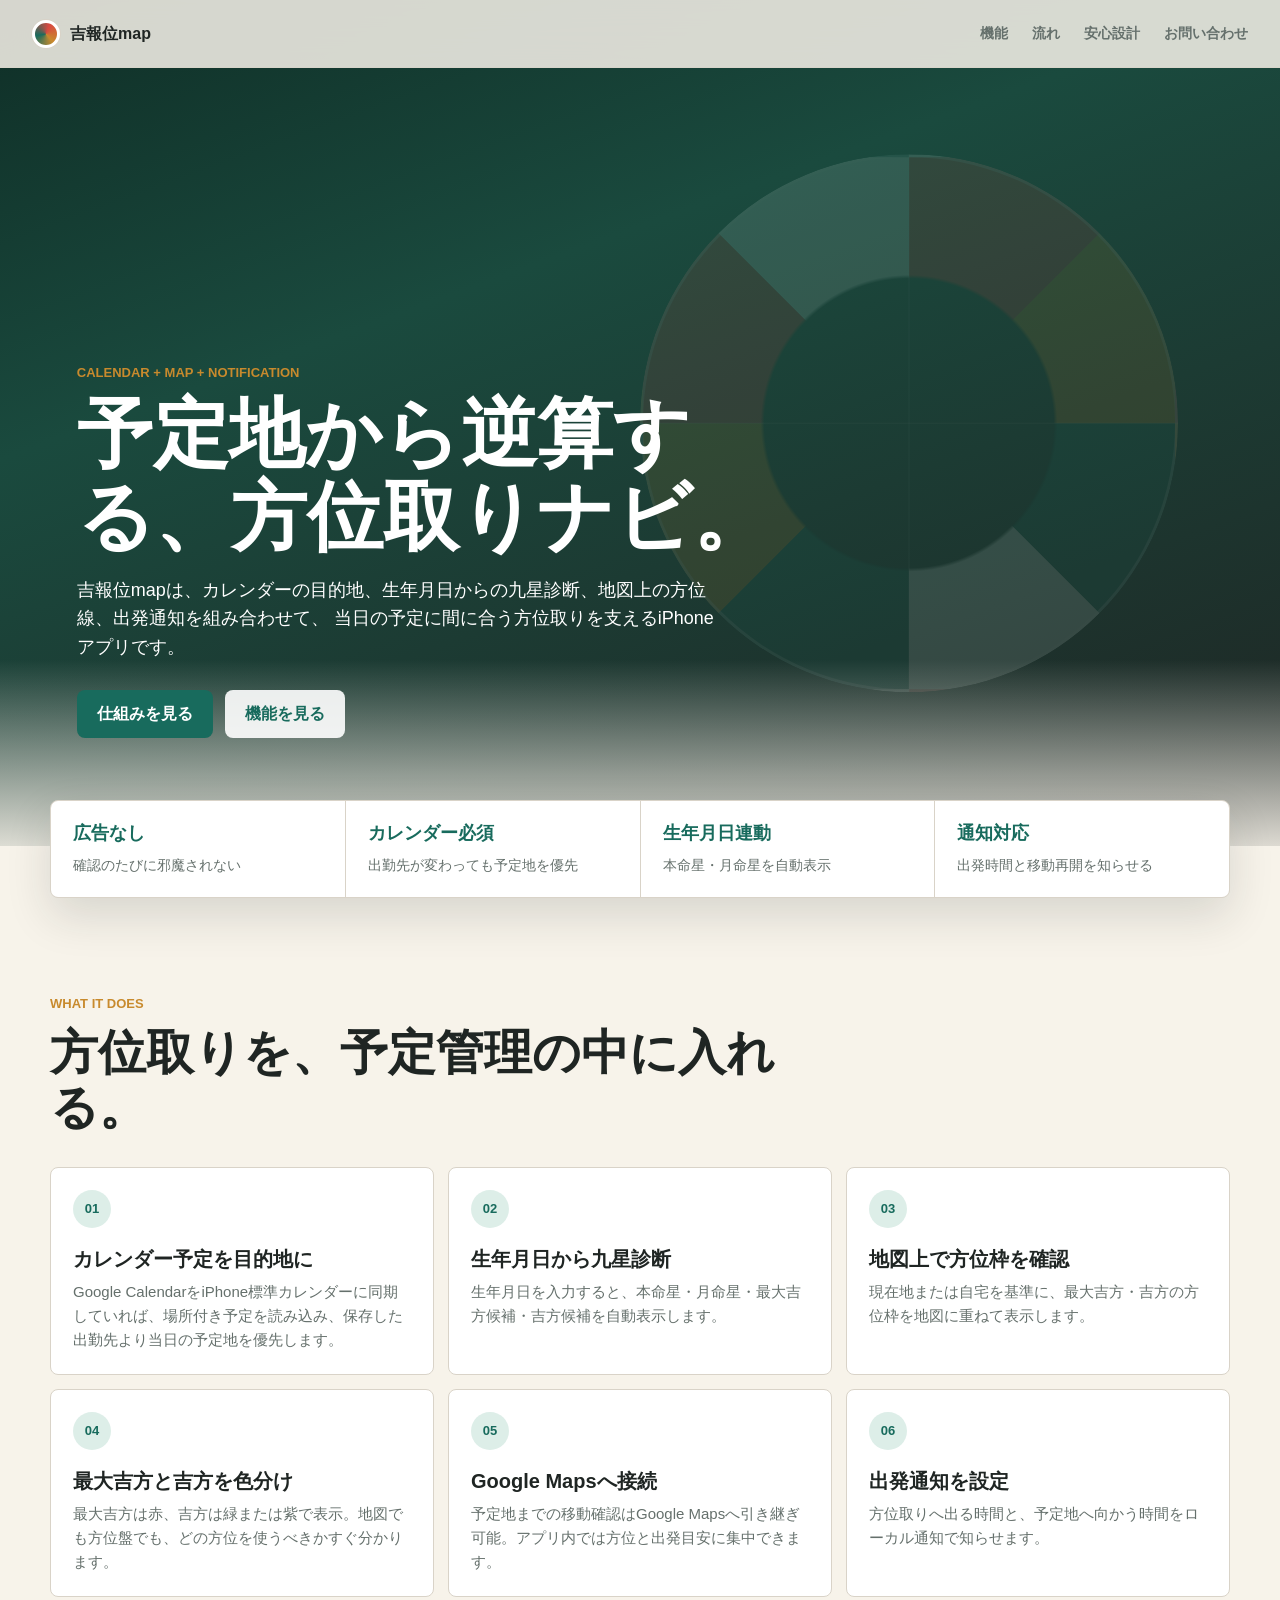
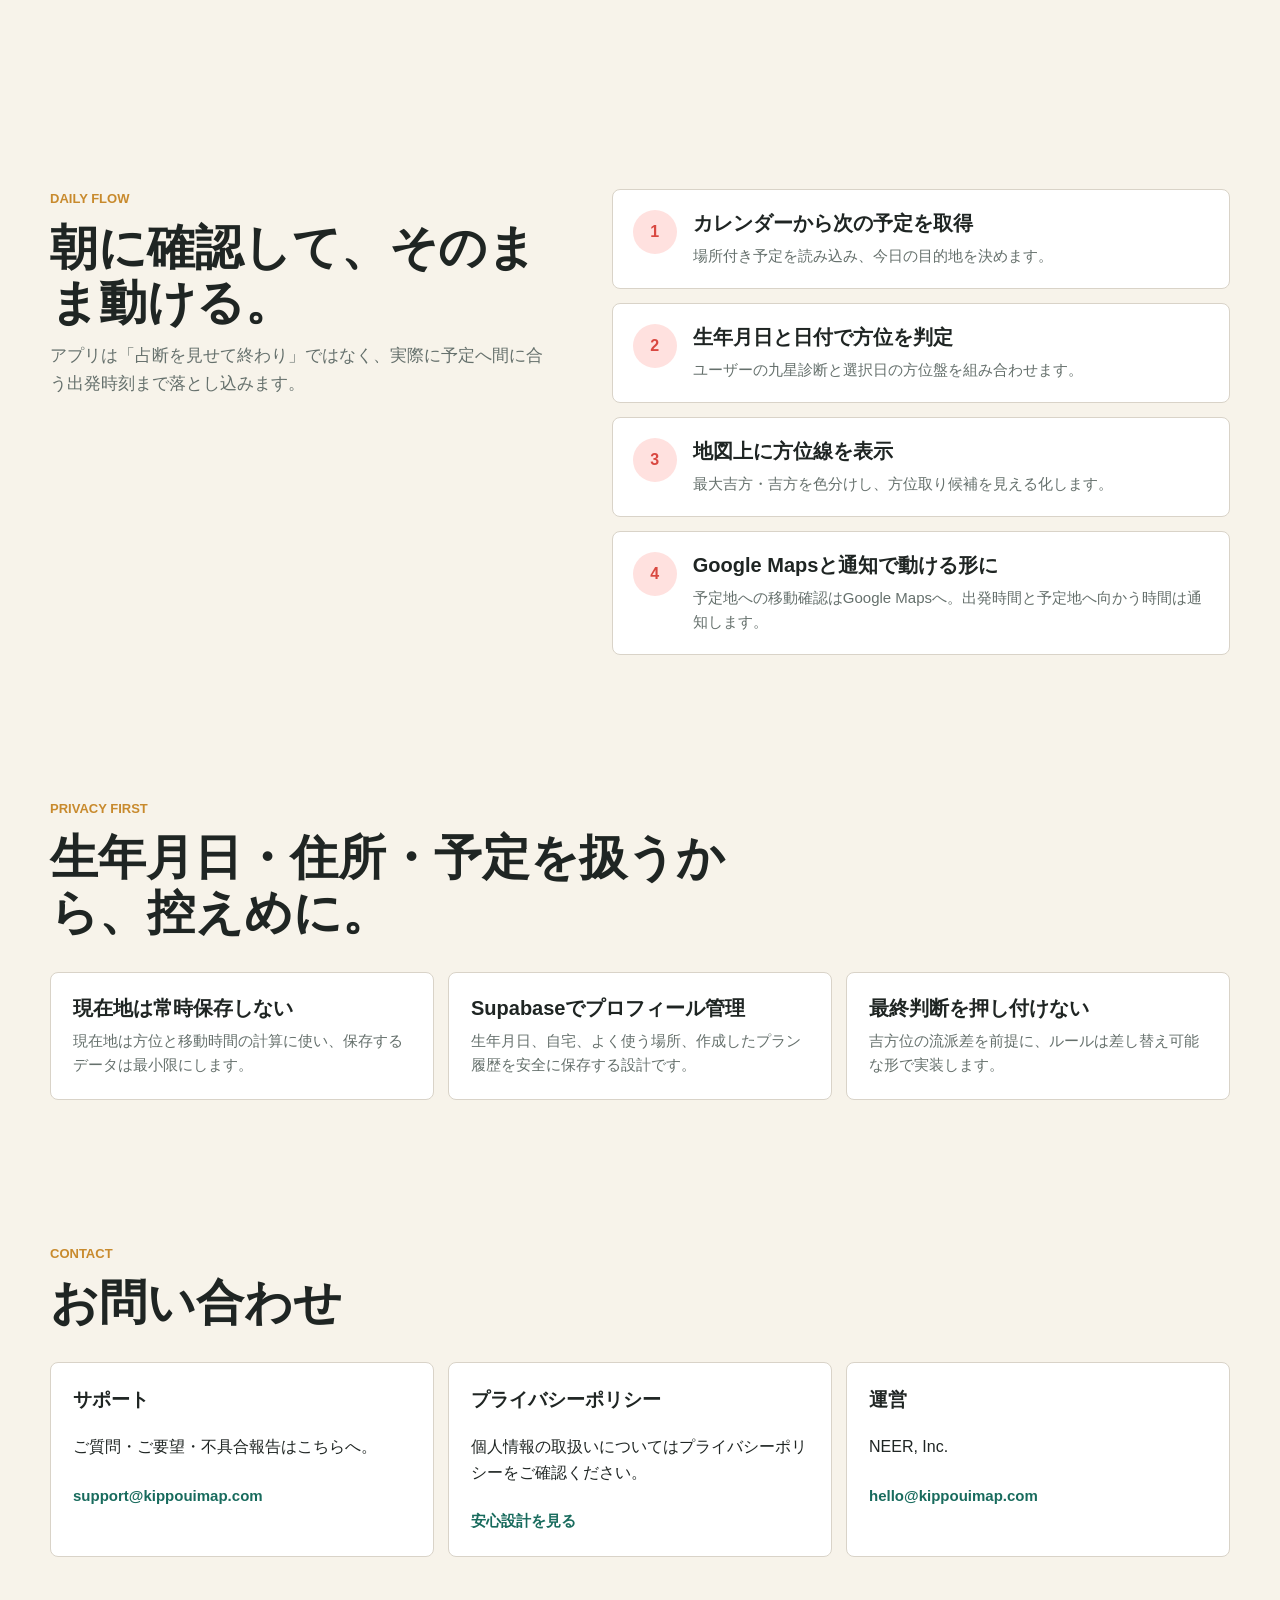
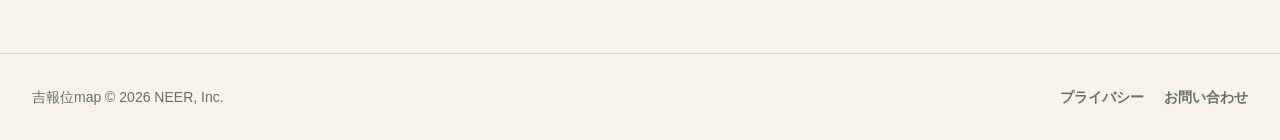
<file: index.html>
<!doctype html>
<html lang="ja">
  <head>
    <meta charset="utf-8" />
    <meta name="viewport" content="width=device-width, initial-scale=1" />
    <title>吉報位map | 予定に合わせて方位取りを自動化</title>
    <meta
      name="description"
      content="吉報位mapは、カレンダー予定・生年月日・地図方位を組み合わせて、予定に間に合う方位取りを提案するiPhoneアプリです。"
    />
    <!-- OG / Social -->
    <meta property="og:title" content="吉報位map | 予定に合わせて方位取りを自動化" />
    <meta property="og:description" content="運動しながら運気も上げる。カレンダー・生年月日・地図を組み合わせて、予定に間に合う方位取りを提案するiPhoneアプリ。" />
    <meta property="og:type" content="website" />
    <meta property="og:image" content="" />
    <meta name="twitter:card" content="summary_large_image" />
    <meta name="twitter:title" content="吉報位map" />
    <meta name="twitter:description" content="運動しながら運気も上げる。予定地から逆算する、方位取りナビ。" />

    <link rel="stylesheet" href="./styles.css" />
  </head>
  <body>
    <header class="site-header" aria-label="Site header">
      <a class="brand" href="#top" aria-label="吉報位map top">
        <span class="brand-mark" aria-hidden="true"></span>
        <span>吉報位map</span>
      </a>
      <nav class="nav" aria-label="Main navigation">
        <a href="#features">機能</a>
        <a href="#flow">流れ</a>
        <a href="#privacy">安心設計</a>
        <a href="#contact">お問い合わせ</a>
      </nav>
    </header>

    <main id="top">
      <section class="hero" aria-labelledby="hero-title">
        <div class="hero-compass" aria-hidden="true">
          <div class="compass-ring"></div>
          <div class="compass-cross"></div>
        </div>
        <div class="hero-overlay">
          <p class="eyebrow">Calendar + Map + Notification</p>
          <h1 id="hero-title">予定地から逆算する、方位取りナビ。</h1>
          <p class="hero-copy">
            吉報位mapは、カレンダーの目的地、生年月日からの九星診断、地図上の方位線、出発通知を組み合わせて、
            当日の予定に間に合う方位取りを支えるiPhoneアプリです。
          </p>
          <div class="hero-actions" aria-label="Primary actions">
            <a class="button primary" href="#flow">仕組みを見る</a>
            <a class="button secondary" href="#features">機能を見る</a>
          </div>
        </div>
      </section>

      <section class="summary-band" aria-label="Core value">
        <div>
          <strong>広告なし</strong>
          <span>確認のたびに邪魔されない</span>
        </div>
        <div>
          <strong>カレンダー必須</strong>
          <span>出勤先が変わっても予定地を優先</span>
        </div>
        <div>
          <strong>生年月日連動</strong>
          <span>本命星・月命星を自動表示</span>
        </div>
        <div>
          <strong>通知対応</strong>
          <span>出発時間と移動再開を知らせる</span>
        </div>
      </section>

      <section id="features" class="section">
        <div class="section-heading">
          <p class="eyebrow">What it does</p>
          <h2>方位取りを、予定管理の中に入れる。</h2>
        </div>
        <div class="feature-grid">
          <article class="feature-card">
            <span class="feature-icon">01</span>
            <h3>カレンダー予定を目的地に</h3>
            <p>
              Google CalendarをiPhone標準カレンダーに同期していれば、場所付き予定を読み込み、保存した出勤先より当日の予定地を優先します。
            </p>
          </article>
          <article class="feature-card">
            <span class="feature-icon">02</span>
            <h3>生年月日から九星診断</h3>
            <p>
              生年月日を入力すると、本命星・月命星・最大吉方候補・吉方候補を自動表示します。
            </p>
          </article>
          <article class="feature-card">
            <span class="feature-icon">03</span>
            <h3>地図上で方位枠を確認</h3>
            <p>
              現在地または自宅を基準に、最大吉方・吉方の方位枠を地図に重ねて表示します。
            </p>
          </article>
          <article class="feature-card">
            <span class="feature-icon">04</span>
            <h3>最大吉方と吉方を色分け</h3>
            <p>
              最大吉方は赤、吉方は緑または紫で表示。地図でも方位盤でも、どの方位を使うべきかすぐ分かります。
            </p>
          </article>
          <article class="feature-card">
            <span class="feature-icon">05</span>
            <h3>Google Mapsへ接続</h3>
            <p>
              予定地までの移動確認はGoogle Mapsへ引き継ぎ可能。アプリ内では方位と出発目安に集中できます。
            </p>
          </article>
          <article class="feature-card">
            <span class="feature-icon">06</span>
            <h3>出発通知を設定</h3>
            <p>
              方位取りへ出る時間と、予定地へ向かう時間をローカル通知で知らせます。
            </p>
          </article>
        </div>
      </section>

      <section id="flow" class="section split-section">
        <div class="section-heading">
          <p class="eyebrow">Daily flow</p>
          <h2>朝に確認して、そのまま動ける。</h2>
          <p>
            アプリは「占断を見せて終わり」ではなく、実際に予定へ間に合う出発時刻まで落とし込みます。
          </p>
        </div>
        <ol class="timeline">
          <li>
            <span>1</span>
            <div>
              <h3>カレンダーから次の予定を取得</h3>
              <p>場所付き予定を読み込み、今日の目的地を決めます。</p>
            </div>
          </li>
          <li>
            <span>2</span>
            <div>
              <h3>生年月日と日付で方位を判定</h3>
              <p>ユーザーの九星診断と選択日の方位盤を組み合わせます。</p>
            </div>
          </li>
          <li>
            <span>3</span>
            <div>
              <h3>地図上に方位線を表示</h3>
              <p>最大吉方・吉方を色分けし、方位取り候補を見える化します。</p>
            </div>
          </li>
          <li>
            <span>4</span>
            <div>
              <h3>Google Mapsと通知で動ける形に</h3>
              <p>予定地への移動確認はGoogle Mapsへ。出発時間と予定地へ向かう時間は通知します。</p>
            </div>
          </li>
        </ol>
      </section>

      <section id="privacy" class="section quiet-section">
        <div class="section-heading">
          <p class="eyebrow">Privacy first</p>
          <h2>生年月日・住所・予定を扱うから、控えめに。</h2>
        </div>
        <div class="privacy-grid">
          <div>
            <h3>現在地は常時保存しない</h3>
            <p>現在地は方位と移動時間の計算に使い、保存するデータは最小限にします。</p>
          </div>
          <div>
            <h3>Supabaseでプロフィール管理</h3>
            <p>生年月日、自宅、よく使う場所、作成したプラン履歴を安全に保存する設計です。</p>
          </div>
          <div>
            <h3>最終判断を押し付けない</h3>
            <p>吉方位の流派差を前提に、ルールは差し替え可能な形で実装します。</p>
          </div>
        </div>
      </section>
    </main>

    <section id="contact" class="section quiet-section">
      <div class="section-heading">
        <p class="eyebrow">Contact</p>
        <h2>お問い合わせ</h2>
      </div>
      <div class="contact-grid">
        <div>
          <h3>サポート</h3>
          <p>ご質問・ご要望・不具合報告はこちらへ。</p>
          <a href="mailto:support@kippouimap.com" class="contact-link">support@kippouimap.com</a>
        </div>
        <div>
          <h3>プライバシーポリシー</h3>
          <p>個人情報の取扱いについてはプライバシーポリシーをご確認ください。</p>
          <a href="#privacy" class="contact-link">安心設計を見る</a>
        </div>
        <div>
          <h3>運営</h3>
          <p>NEER, Inc.</p>
          <a href="mailto:hello@kippouimap.com" class="contact-link">hello@kippouimap.com</a>
        </div>
      </div>
    </section>

    <footer class="footer">
      <span>吉報位map &copy; 2026 NEER, Inc.</span>
      <nav class="footer-nav">
        <a href="#privacy">プライバシー</a>
        <a href="#contact">お問い合わせ</a>
      </nav>
    </footer>
  </body>
</html>
</file>
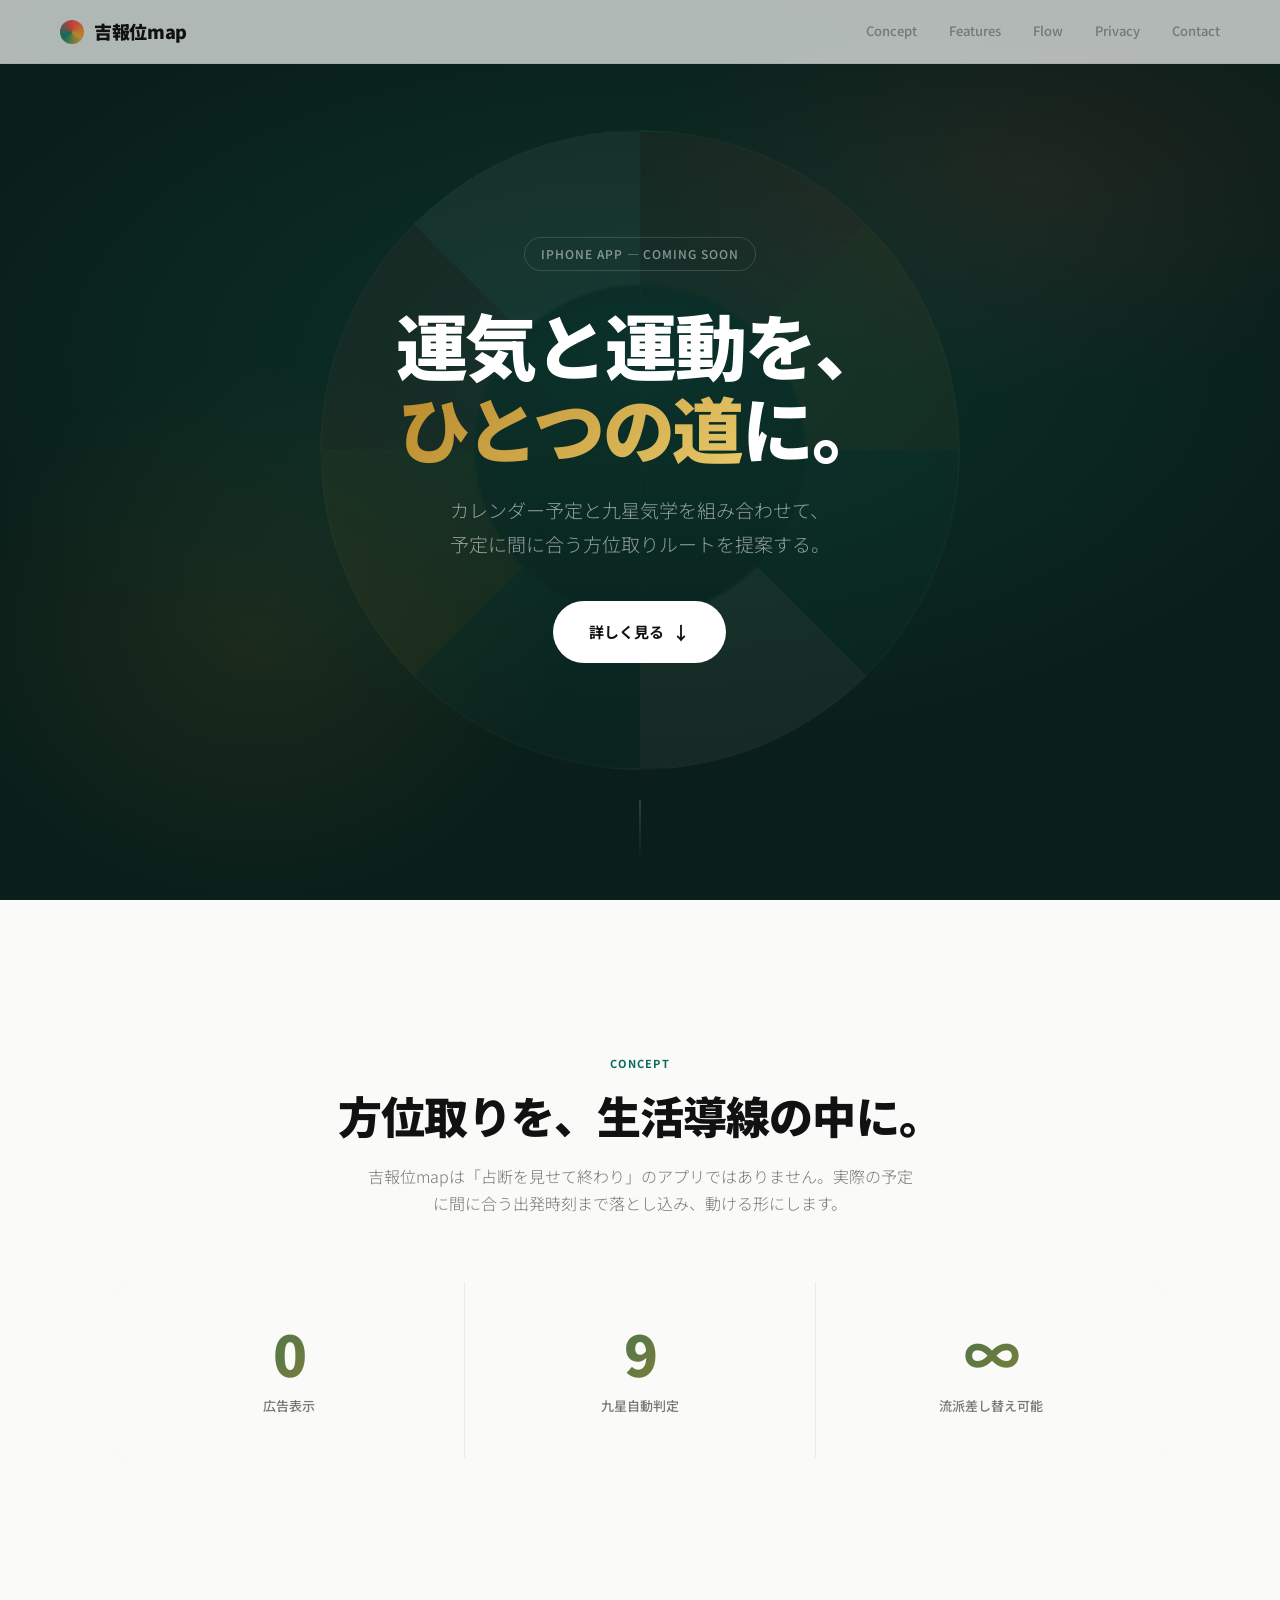
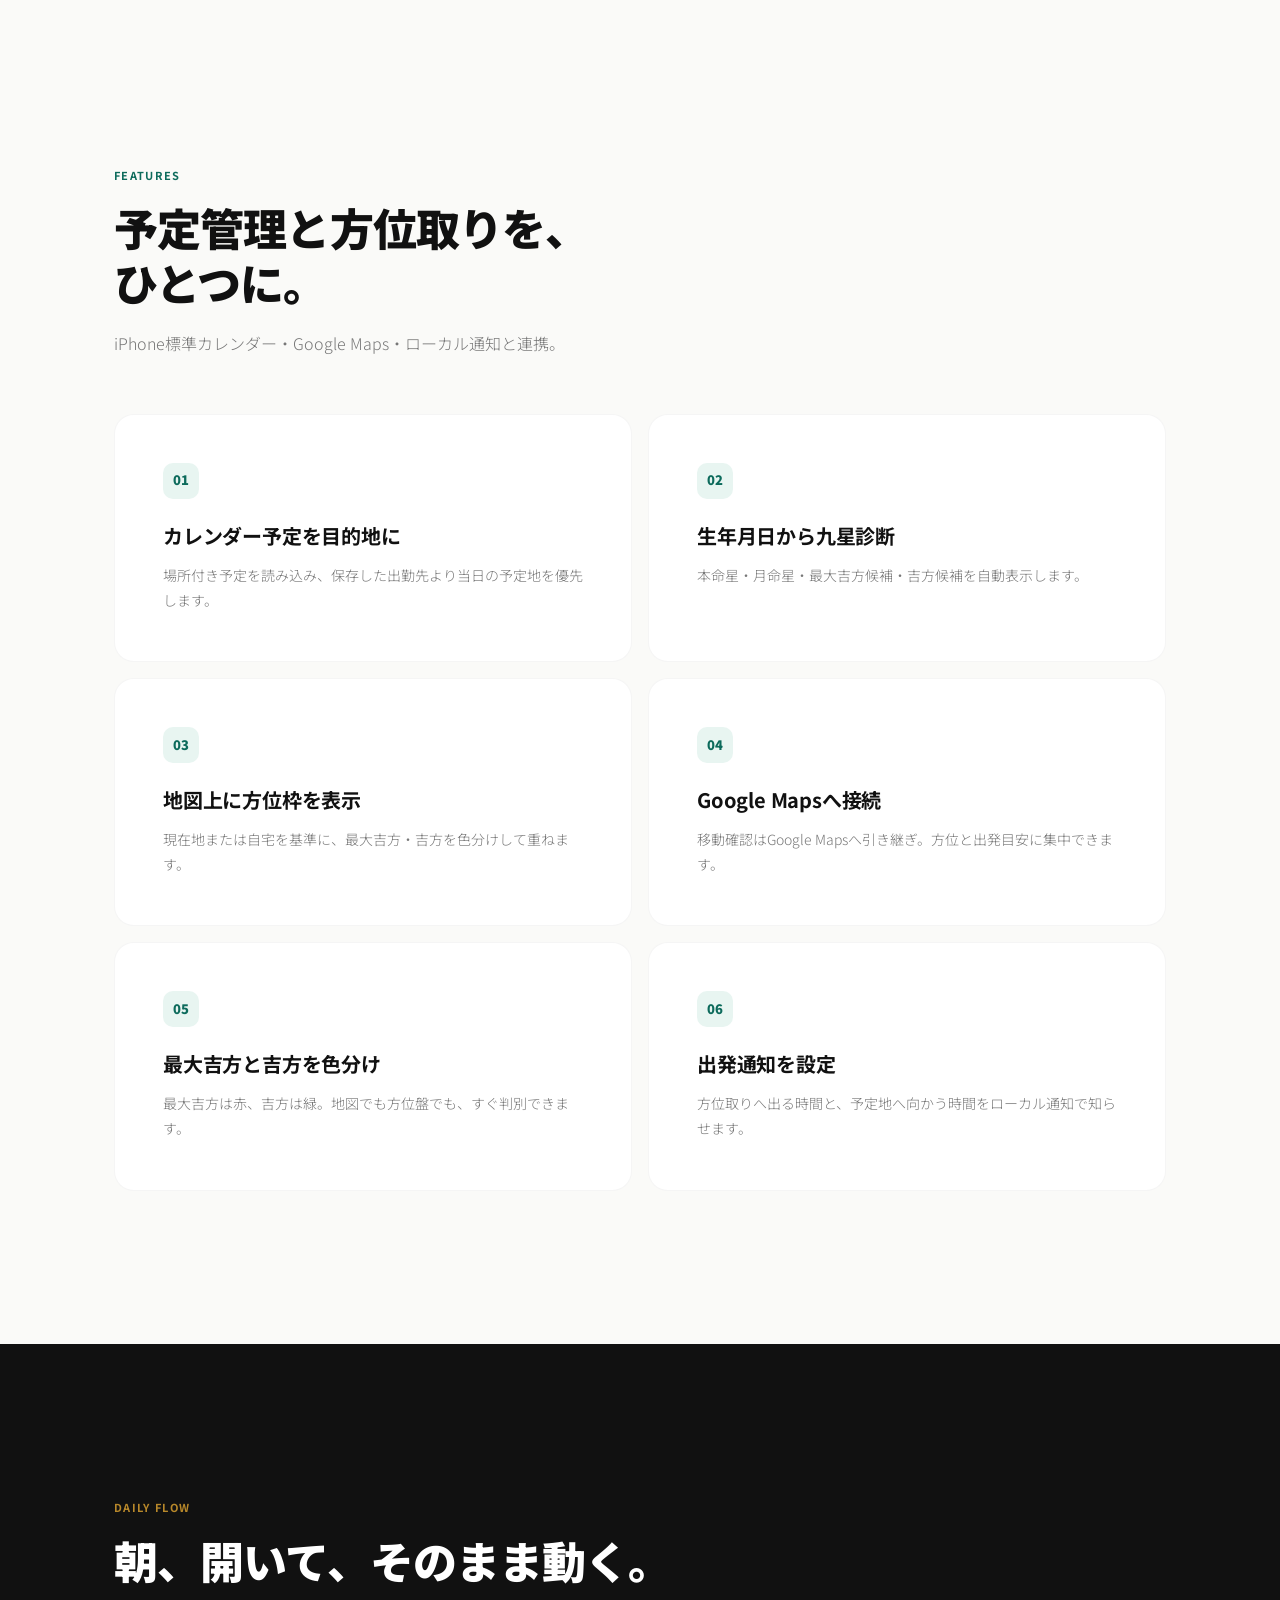
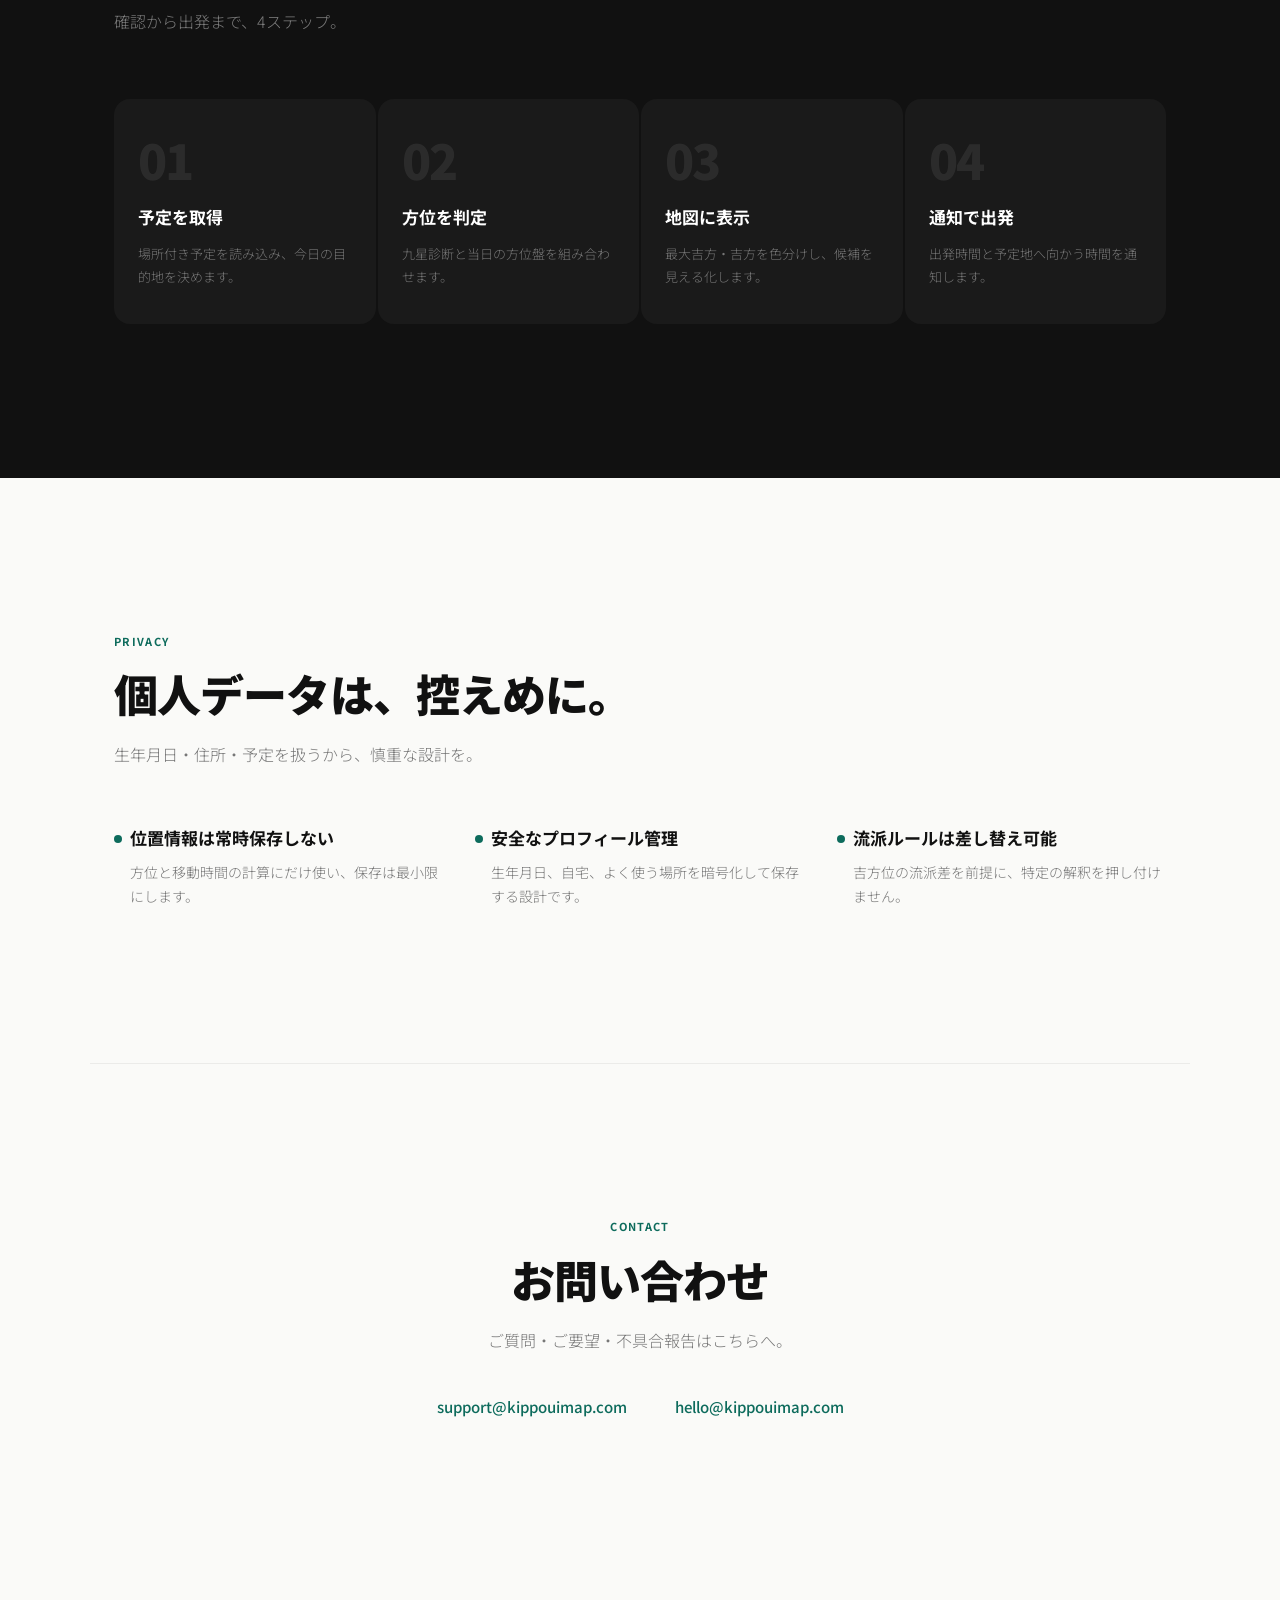
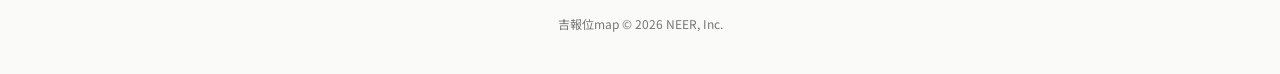
<file: index2.html>
<!doctype html>
<html lang="ja">
<head>
<meta charset="utf-8" />
<meta name="viewport" content="width=device-width, initial-scale=1" />
<title>吉報位map — 運気と運動を、ひとつの道に。</title>
<meta name="description" content="カレンダー予定・生年月日・地図方位を組み合わせて、予定に間に合う方位取りを提案するiPhoneアプリ。" />
<meta property="og:title" content="吉報位map — 運気と運動を、ひとつの道に。" />
<meta property="og:description" content="運動しながら運気も上げる。カレンダー・九星気学・地図を組み合わせた方位取りナビ。" />
<meta property="og:type" content="website" />
<meta name="twitter:card" content="summary_large_image" />
<style>
@import url('https://fonts.googleapis.com/css2?family=Noto+Sans+JP:wght@300;500;700;900&display=swap');

:root {
  --bg: #fafaf8;
  --ink: #111;
  --muted: #777;
  --accent: #0d6b5c;
  --accent-light: #e8f5f1;
  --red: #c43e38;
  --gold: #b8882a;
  --white: #fff;
}

*, *::before, *::after { box-sizing: border-box; margin: 0; padding: 0; }
html { scroll-behavior: smooth; }

body {
  font-family: 'Noto Sans JP', -apple-system, 'Hiragino Sans', sans-serif;
  color: var(--ink);
  background: var(--bg);
  line-height: 1.7;
  -webkit-font-smoothing: antialiased;
  overflow-x: hidden;
}

a { color: inherit; text-decoration: none; }

/* ── NAV ── */
.nav {
  position: fixed; top: 0; left: 0; right: 0; z-index: 100;
  display: flex; align-items: center; justify-content: space-between;
  padding: 0 clamp(20px, 5vw, 60px);
  height: 64px;
  background: rgba(250,250,248,0.7);
  backdrop-filter: blur(24px) saturate(1.4);
  border-bottom: 1px solid rgba(0,0,0,0.06);
}

.nav-logo {
  font-weight: 900; font-size: 18px;
  display: flex; align-items: center; gap: 10px;
  letter-spacing: -0.02em;
}

.nav-logo::before {
  content: '';
  width: 24px; height: 24px;
  border-radius: 50%;
  background: conic-gradient(from 0deg, var(--red), var(--gold), var(--accent), var(--red));
}

.nav-links { display: flex; gap: 32px; font-size: 13px; font-weight: 500; color: var(--muted); }
.nav-links a { transition: color 0.3s; }
.nav-links a:hover { color: var(--ink); }

/* ── HERO ── */
.hero {
  position: relative;
  min-height: 100vh;
  display: flex; align-items: center; justify-content: center;
  text-align: center;
  overflow: hidden;
  background: #0a1f1a;
}

.hero-bg {
  position: absolute; inset: 0;
  background:
    radial-gradient(ellipse 80% 60% at 50% 40%, rgba(13,107,92,0.25) 0%, transparent 70%),
    radial-gradient(ellipse 50% 40% at 80% 20%, rgba(196,62,56,0.12) 0%, transparent 60%),
    radial-gradient(ellipse 40% 50% at 20% 70%, rgba(184,136,42,0.10) 0%, transparent 60%);
  animation: heroPulse 8s ease-in-out infinite alternate;
}

@keyframes heroPulse {
  0% { opacity: 0.7; transform: scale(1); }
  100% { opacity: 1; transform: scale(1.05); }
}

.hero-compass {
  position: absolute;
  width: clamp(400px, 50vw, 700px);
  height: clamp(400px, 50vw, 700px);
  opacity: 0.06;
  animation: compassSpin 120s linear infinite;
}

@keyframes compassSpin { to { transform: rotate(360deg); } }

.compass-ring {
  position: absolute; inset: 0;
  border-radius: 50%;
  border: 2px solid rgba(255,255,255,0.3);
  background: conic-gradient(
    from 0deg,
    var(--red) 0deg 45deg, var(--gold) 45deg 90deg,
    var(--accent) 90deg 135deg, #ccc 135deg 180deg,
    var(--accent) 180deg 225deg, var(--gold) 225deg 270deg,
    var(--red) 270deg 315deg, #ccc 315deg 360deg
  );
  mask: radial-gradient(circle, transparent 36%, black 37%, black 96%, transparent 97%);
  -webkit-mask: radial-gradient(circle, transparent 36%, black 37%, black 96%, transparent 97%);
}

.compass-lines { position: absolute; inset: 0; }
.compass-lines::before, .compass-lines::after {
  content: ''; position: absolute; background: rgba(255,255,255,0.2);
}
.compass-lines::before { top: 0; left: 50%; width: 1px; height: 100%; }
.compass-lines::after { top: 50%; left: 0; width: 100%; height: 1px; }

.hero-content {
  position: relative; z-index: 2;
  max-width: 800px; padding: 0 24px;
}

.hero-label {
  display: inline-block;
  padding: 6px 16px;
  border: 1px solid rgba(255,255,255,0.15);
  border-radius: 100px;
  font-size: 12px; font-weight: 500;
  color: rgba(255,255,255,0.5);
  letter-spacing: 0.08em;
  text-transform: uppercase;
  margin-bottom: 32px;
  animation: fadeUp 1s 0.2s both;
}

.hero h1 {
  font-size: clamp(32px, 7vw, 72px);
  font-weight: 900;
  line-height: 1.15;
  letter-spacing: -0.03em;
  color: #fff;
  margin-bottom: 24px;
  animation: fadeUp 1s 0.4s both;
}

.hero h1 em {
  font-style: normal;
  background: linear-gradient(135deg, var(--gold), #e8c96a);
  -webkit-background-clip: text;
  -webkit-text-fill-color: transparent;
  background-clip: text;
}

.hero-sub {
  font-size: clamp(15px, 2vw, 19px);
  color: rgba(255,255,255,0.55);
  font-weight: 300;
  max-width: 540px;
  margin: 0 auto 40px;
  line-height: 1.8;
  animation: fadeUp 1s 0.6s both;
}

.hero-cta {
  display: inline-flex;
  align-items: center; gap: 8px;
  padding: 16px 36px;
  background: var(--white);
  color: var(--ink);
  border-radius: 100px;
  font-size: 15px; font-weight: 700;
  transition: transform 0.3s, box-shadow 0.3s;
  animation: fadeUp 1s 0.8s both;
}

.hero-cta:hover {
  transform: translateY(-2px);
  box-shadow: 0 12px 40px rgba(0,0,0,0.3);
}

.hero-cta::after { content: ' \2193'; font-size: 18px; }

.hero-scroll {
  position: absolute; bottom: 40px; left: 50%;
  transform: translateX(-50%);
  width: 1px; height: 60px;
  background: linear-gradient(to bottom, rgba(255,255,255,0.3), transparent);
  animation: scrollPulse 2s ease-in-out infinite;
}

@keyframes scrollPulse { 0%, 100% { opacity: 0.3; } 50% { opacity: 0.8; } }
@keyframes fadeUp {
  from { opacity: 0; transform: translateY(30px); }
  to { opacity: 1; transform: translateY(0); }
}

/* ── REVEAL ── */
.reveal {
  opacity: 0; transform: translateY(40px);
  transition: opacity 0.8s cubic-bezier(0.16,1,0.3,1), transform 0.8s cubic-bezier(0.16,1,0.3,1);
}
.reveal.visible { opacity: 1; transform: translateY(0); }

/* ── SECTIONS ── */
.section {
  max-width: 1100px;
  margin: 0 auto;
  padding: clamp(80px, 12vw, 160px) 24px;
}

.section-label {
  font-size: 11px; font-weight: 700;
  letter-spacing: 0.12em;
  text-transform: uppercase;
  color: var(--accent);
  margin-bottom: 16px;
}

.section-title {
  font-size: clamp(26px, 4vw, 44px);
  font-weight: 900;
  line-height: 1.25;
  letter-spacing: -0.02em;
  margin-bottom: 20px;
}

.section-desc {
  color: var(--muted);
  font-size: 16px;
  max-width: 560px;
  font-weight: 300;
}

/* ── CONCEPT ── */
.concept { text-align: center; }
.concept .section-title { max-width: 700px; margin-left: auto; margin-right: auto; }
.concept .section-desc { margin-left: auto; margin-right: auto; }

.concept-stats {
  display: grid;
  grid-template-columns: repeat(3, 1fr);
  gap: 1px; margin-top: 64px;
  background: rgba(0,0,0,0.06);
  border-radius: 16px; overflow: hidden;
}

.concept-stat {
  padding: 40px 24px;
  background: var(--bg);
  text-align: center;
}

.concept-stat strong {
  display: block;
  font-size: clamp(36px, 5vw, 56px);
  font-weight: 900;
  letter-spacing: -0.03em;
  background: linear-gradient(135deg, var(--accent), var(--gold));
  -webkit-background-clip: text;
  -webkit-text-fill-color: transparent;
  background-clip: text;
  line-height: 1.1; margin-bottom: 8px;
}

.concept-stat span { font-size: 13px; color: var(--muted); font-weight: 500; }

/* ── FEATURES ── */
.features-grid {
  display: grid;
  grid-template-columns: repeat(2, 1fr);
  gap: 16px; margin-top: 56px;
}

.feature-item {
  padding: clamp(28px, 4vw, 48px);
  background: var(--white);
  border-radius: 20px;
  border: 1px solid rgba(0,0,0,0.04);
  transition: transform 0.4s cubic-bezier(0.16,1,0.3,1), box-shadow 0.4s;
}

.feature-item:hover {
  transform: translateY(-4px);
  box-shadow: 0 20px 60px rgba(0,0,0,0.06);
}

.feature-num {
  display: inline-flex;
  align-items: center; justify-content: center;
  width: 36px; height: 36px;
  border-radius: 10px;
  background: var(--accent-light);
  color: var(--accent);
  font-size: 13px; font-weight: 900;
  margin-bottom: 20px;
}

.feature-item h3 {
  font-size: 20px; font-weight: 700;
  margin-bottom: 10px; letter-spacing: -0.01em;
}

.feature-item p {
  color: var(--muted);
  font-size: 14px; font-weight: 300; line-height: 1.8;
}

/* ── FLOW ── */
.flow {
  background: var(--ink);
  color: var(--white);
  max-width: 100%;
  padding-left: 0; padding-right: 0;
}

.flow-inner {
  max-width: 1100px;
  margin: 0 auto; padding: 0 24px;
}

.flow .section-label { color: var(--gold); }
.flow .section-desc { color: rgba(255,255,255,0.45); }

.flow-steps {
  display: grid;
  grid-template-columns: repeat(4, 1fr);
  gap: 2px; margin-top: 64px;
  counter-reset: step;
}

.flow-step {
  padding: 36px 24px;
  background: rgba(255,255,255,0.04);
  border-radius: 16px;
  counter-increment: step;
  transition: background 0.3s;
}

.flow-step:hover { background: rgba(255,255,255,0.08); }

.flow-step::before {
  content: counter(step, decimal-leading-zero);
  display: block;
  font-size: 48px; font-weight: 900;
  letter-spacing: -0.04em;
  color: rgba(255,255,255,0.08);
  margin-bottom: 20px; line-height: 1;
}

.flow-step h3 { font-size: 17px; font-weight: 700; margin-bottom: 10px; }
.flow-step p { font-size: 13px; color: rgba(255,255,255,0.4); font-weight: 300; line-height: 1.8; }

/* ── PRIVACY ── */
.privacy-list {
  display: grid;
  grid-template-columns: repeat(3, 1fr);
  gap: 32px; margin-top: 56px;
}

.privacy-item h3 {
  font-size: 17px; font-weight: 700;
  margin-bottom: 8px;
  display: flex; align-items: center; gap: 8px;
}

.privacy-item h3::before {
  content: '';
  width: 8px; height: 8px;
  border-radius: 50%;
  background: var(--accent);
  flex-shrink: 0;
}

.privacy-item p {
  font-size: 14px; color: var(--muted);
  font-weight: 300; padding-left: 16px;
}

/* ── CONTACT ── */
.contact {
  text-align: center;
  border-top: 1px solid rgba(0,0,0,0.06);
}

.contact-links {
  display: flex; justify-content: center;
  gap: 48px; margin-top: 40px; flex-wrap: wrap;
}

.contact-links a {
  font-size: 15px; font-weight: 500;
  color: var(--accent);
  border-bottom: 1px solid transparent;
  transition: border-color 0.3s;
}

.contact-links a:hover { border-color: var(--accent); }

/* ── FOOTER ── */
.footer {
  text-align: center;
  padding: 40px 24px;
  font-size: 12px; color: var(--muted);
}

/* ── RESPONSIVE ── */
@media (max-width: 768px) {
  .nav-links { display: none; }
  .concept-stats,
  .features-grid,
  .privacy-list { grid-template-columns: 1fr; }
  .flow-steps { grid-template-columns: 1fr; }
  .contact-links { flex-direction: column; gap: 20px; }
}
</style>
</head>
<body>

<nav class="nav">
  <a class="nav-logo" href="#top">吉報位map</a>
  <div class="nav-links">
    <a href="#concept">Concept</a>
    <a href="#features">Features</a>
    <a href="#flow">Flow</a>
    <a href="#privacy">Privacy</a>
    <a href="#contact">Contact</a>
  </div>
</nav>

<section class="hero" id="top">
  <div class="hero-bg"></div>
  <div class="hero-compass">
    <div class="compass-ring"></div>
    <div class="compass-lines"></div>
  </div>
  <div class="hero-content">
    <span class="hero-label">iPhone App — Coming Soon</span>
    <h1>運気と運動を、<br><em>ひとつの道</em>に。</h1>
    <p class="hero-sub">カレンダー予定と九星気学を組み合わせて、<br>予定に間に合う方位取りルートを提案する。</p>
    <a class="hero-cta" href="#concept">詳しく見る</a>
  </div>
  <div class="hero-scroll"></div>
</section>

<section class="section concept" id="concept">
  <div class="reveal">
    <p class="section-label">Concept</p>
    <h2 class="section-title">方位取りを、生活導線の中に。</h2>
    <p class="section-desc">吉報位mapは「占断を見せて終わり」のアプリではありません。実際の予定に間に合う出発時刻まで落とし込み、動ける形にします。</p>
  </div>
  <div class="concept-stats reveal">
    <div class="concept-stat"><strong>0</strong><span>広告表示</span></div>
    <div class="concept-stat"><strong>9</strong><span>九星自動判定</span></div>
    <div class="concept-stat"><strong>&infin;</strong><span>流派差し替え可能</span></div>
  </div>
</section>

<section class="section" id="features">
  <div class="reveal">
    <p class="section-label">Features</p>
    <h2 class="section-title">予定管理と方位取りを、<br>ひとつに。</h2>
    <p class="section-desc">iPhone標準カレンダー・Google Maps・ローカル通知と連携。</p>
  </div>
  <div class="features-grid">
    <div class="feature-item reveal"><span class="feature-num">01</span><h3>カレンダー予定を目的地に</h3><p>場所付き予定を読み込み、保存した出勤先より当日の予定地を優先します。</p></div>
    <div class="feature-item reveal"><span class="feature-num">02</span><h3>生年月日から九星診断</h3><p>本命星・月命星・最大吉方候補・吉方候補を自動表示します。</p></div>
    <div class="feature-item reveal"><span class="feature-num">03</span><h3>地図上に方位枠を表示</h3><p>現在地または自宅を基準に、最大吉方・吉方を色分けして重ねます。</p></div>
    <div class="feature-item reveal"><span class="feature-num">04</span><h3>Google Mapsへ接続</h3><p>移動確認はGoogle Mapsへ引き継ぎ。方位と出発目安に集中できます。</p></div>
    <div class="feature-item reveal"><span class="feature-num">05</span><h3>最大吉方と吉方を色分け</h3><p>最大吉方は赤、吉方は緑。地図でも方位盤でも、すぐ判別できます。</p></div>
    <div class="feature-item reveal"><span class="feature-num">06</span><h3>出発通知を設定</h3><p>方位取りへ出る時間と、予定地へ向かう時間をローカル通知で知らせます。</p></div>
  </div>
</section>

<section class="section flow" id="flow">
  <div class="flow-inner">
    <div class="reveal">
      <p class="section-label">Daily Flow</p>
      <h2 class="section-title">朝、開いて、そのまま動く。</h2>
      <p class="section-desc">確認から出発まで、4ステップ。</p>
    </div>
    <div class="flow-steps">
      <div class="flow-step reveal"><h3>予定を取得</h3><p>場所付き予定を読み込み、今日の目的地を決めます。</p></div>
      <div class="flow-step reveal"><h3>方位を判定</h3><p>九星診断と当日の方位盤を組み合わせます。</p></div>
      <div class="flow-step reveal"><h3>地図に表示</h3><p>最大吉方・吉方を色分けし、候補を見える化します。</p></div>
      <div class="flow-step reveal"><h3>通知で出発</h3><p>出発時間と予定地へ向かう時間を通知します。</p></div>
    </div>
  </div>
</section>

<section class="section" id="privacy">
  <div class="reveal">
    <p class="section-label">Privacy</p>
    <h2 class="section-title">個人データは、控えめに。</h2>
    <p class="section-desc">生年月日・住所・予定を扱うから、慎重な設計を。</p>
  </div>
  <div class="privacy-list">
    <div class="privacy-item reveal"><h3>位置情報は常時保存しない</h3><p>方位と移動時間の計算にだけ使い、保存は最小限にします。</p></div>
    <div class="privacy-item reveal"><h3>安全なプロフィール管理</h3><p>生年月日、自宅、よく使う場所を暗号化して保存する設計です。</p></div>
    <div class="privacy-item reveal"><h3>流派ルールは差し替え可能</h3><p>吉方位の流派差を前提に、特定の解釈を押し付けません。</p></div>
  </div>
</section>

<section class="section contact" id="contact">
  <div class="reveal">
    <p class="section-label">Contact</p>
    <h2 class="section-title">お問い合わせ</h2>
    <p class="section-desc" style="margin:0 auto">ご質問・ご要望・不具合報告はこちらへ。</p>
    <div class="contact-links">
      <a href="mailto:support@kippouimap.com">support@kippouimap.com</a>
      <a href="mailto:hello@kippouimap.com">hello@kippouimap.com</a>
    </div>
  </div>
</section>

<footer class="footer">吉報位map &copy; 2026 NEER, Inc.</footer>

<script>
const o=new IntersectionObserver(e=>{e.forEach((e,i)=>{if(e.isIntersecting){setTimeout(()=>e.target.classList.add('visible'),i*80);o.unobserve(e.target)}})},{threshold:0.15});
document.querySelectorAll('.reveal').forEach(e=>o.observe(e));
</script>
</body>
</html>
</file>
<file: styles.css>
:root {
  --bg: #f7f3ea;
  --surface: #fff;
  --ink: #1f2523;
  --muted: #65706c;
  --line: #d9d3c8;
  --green: #186b5d;
  --green-soft: #ddeee8;
  --red: #d94841;
  --red-soft: #ffe1df;
  --gold: #c88a2d;
  --shadow: 0 18px 45px rgba(31, 37, 35, 0.14);
}

* {
  box-sizing: border-box;
}

html {
  scroll-behavior: smooth;
}

body {
  margin: 0;
  background: var(--bg);
  color: var(--ink);
  font-family: -apple-system, BlinkMacSystemFont, "Hiragino Sans", "Yu Gothic", "Yu Gothic UI", sans-serif;
  line-height: 1.6;
}

a {
  color: inherit;
  text-decoration: none;
}

.site-header {
  position: fixed;
  z-index: 10;
  top: 0;
  left: 0;
  right: 0;
  display: flex;
  align-items: center;
  justify-content: space-between;
  min-height: 68px;
  padding: 0 32px;
  background: rgba(247, 243, 234, 0.86);
  border-bottom: 1px solid rgba(217, 211, 200, 0.72);
  backdrop-filter: blur(18px);
}

.brand {
  display: inline-flex;
  align-items: center;
  gap: 10px;
  font-weight: 700;
}

.brand-mark {
  width: 28px;
  height: 28px;
  border-radius: 50%;
  background: conic-gradient(from 20deg, var(--red), var(--gold), var(--green), var(--red));
  border: 3px solid var(--surface);
  box-shadow: 0 0 0 1px var(--line);
}

.nav {
  display: flex;
  gap: 24px;
  color: var(--muted);
  font-size: 14px;
  font-weight: 600;
}

.hero {
  position: relative;
  min-height: 94vh;
  display: flex;
  align-items: flex-end;
  overflow: hidden;
  background: linear-gradient(160deg, #0f2e26 0%, #1a4a3e 35%, #1f2523 100%);
}

.hero-compass {
  position: absolute;
  top: 50%;
  right: 8vw;
  transform: translateY(-50%);
  width: clamp(320px, 42vw, 600px);
  height: clamp(320px, 42vw, 600px);
  opacity: 0.12;
}

.compass-ring {
  position: absolute;
  inset: 0;
  border-radius: 50%;
  border: 3px solid rgba(255, 255, 255, 0.4);
  background: conic-gradient(
    from 0deg,
    #d94841 0deg 45deg,
    #c88a2d 45deg 90deg,
    #186b5d 90deg 135deg,
    #ddeee8 135deg 180deg,
    #186b5d 180deg 225deg,
    #c88a2d 225deg 270deg,
    #d94841 270deg 315deg,
    #ddeee8 315deg 360deg
  );
  mask: radial-gradient(circle, transparent 38%, black 39%, black 97%, transparent 98%);
  -webkit-mask: radial-gradient(circle, transparent 38%, black 39%, black 97%, transparent 98%);
}

.compass-cross {
  position: absolute;
  inset: 0;
}

.compass-cross::before,
.compass-cross::after {
  content: "";
  position: absolute;
  background: rgba(255, 255, 255, 0.25);
}

.compass-cross::before {
  top: 0;
  left: 50%;
  width: 1px;
  height: 100%;
  transform: translateX(-0.5px);
}

.compass-cross::after {
  top: 50%;
  left: 0;
  width: 100%;
  height: 1px;
  transform: translateY(-0.5px);
}

.hero::after {
  content: "";
  position: absolute;
  inset: 0;
  background: linear-gradient(0deg, rgba(247, 243, 234, 0.88), rgba(247, 243, 234, 0) 22%);
}

.hero-overlay {
  position: relative;
  z-index: 1;
  width: min(780px, calc(100% - 40px));
  margin: 0 0 12vh 6vw;
  color: white;
}

.eyebrow {
  margin: 0 0 10px;
  color: var(--gold);
  font-size: 13px;
  font-weight: 800;
  letter-spacing: 0;
  text-transform: uppercase;
}

h1,
h2,
h3,
p {
  margin-top: 0;
}

h1 {
  max-width: 720px;
  margin-bottom: 18px;
  font-size: clamp(42px, 6vw, 76px);
  line-height: 1.08;
  letter-spacing: 0;
}

.hero-copy {
  max-width: 650px;
  margin-bottom: 28px;
  font-size: 18px;
}

.hero-actions {
  display: flex;
  flex-wrap: wrap;
  gap: 12px;
}

.button {
  display: inline-flex;
  align-items: center;
  justify-content: center;
  min-height: 48px;
  padding: 0 20px;
  border-radius: 8px;
  font-weight: 800;
}

.button.primary {
  background: var(--green);
  color: white;
}

.button.secondary {
  background: rgba(255, 255, 255, 0.9);
  color: var(--green);
}

.summary-band {
  display: grid;
  grid-template-columns: repeat(4, 1fr);
  gap: 1px;
  width: min(1180px, calc(100% - 40px));
  margin: -46px auto 0;
  position: relative;
  z-index: 2;
  overflow: hidden;
  border: 1px solid var(--line);
  border-radius: 8px;
  box-shadow: var(--shadow);
  background: var(--line);
}

.summary-band div {
  min-height: 96px;
  padding: 18px 22px;
  background: var(--surface);
}

.summary-band strong,
.summary-band span {
  display: block;
}

.summary-band strong {
  margin-bottom: 6px;
  color: var(--green);
  font-size: 18px;
}

.summary-band span {
  color: var(--muted);
  font-size: 14px;
}

.section {
  width: min(1180px, calc(100% - 40px));
  margin: 0 auto;
  padding: 96px 0;
}

.section-heading {
  max-width: 760px;
  margin-bottom: 32px;
}

.section-heading h2 {
  margin-bottom: 12px;
  font-size: clamp(30px, 4vw, 48px);
  line-height: 1.15;
  letter-spacing: 0;
}

.section-heading p:not(.eyebrow) {
  color: var(--muted);
  font-size: 17px;
}

.feature-grid {
  display: grid;
  grid-template-columns: repeat(3, 1fr);
  gap: 14px;
}

.feature-card,
.privacy-grid > div {
  padding: 22px;
  background: var(--surface);
  border: 1px solid var(--line);
  border-radius: 8px;
}

.feature-icon {
  display: inline-grid;
  place-items: center;
  width: 38px;
  height: 38px;
  margin-bottom: 18px;
  border-radius: 50%;
  background: var(--green-soft);
  color: var(--green);
  font-size: 13px;
  font-weight: 800;
}

.feature-card h3,
.privacy-grid h3,
.timeline h3 {
  margin-bottom: 8px;
  font-size: 20px;
  line-height: 1.3;
}

.feature-card p,
.privacy-grid p,
.timeline p {
  margin-bottom: 0;
  color: var(--muted);
  font-size: 15px;
}

.split-section {
  display: grid;
  grid-template-columns: minmax(0, 0.9fr) minmax(0, 1.1fr);
  gap: 56px;
  align-items: start;
}

.timeline {
  margin: 0;
  padding: 0;
  list-style: none;
  display: grid;
  gap: 14px;
}

.timeline li {
  display: grid;
  grid-template-columns: 44px 1fr;
  gap: 16px;
  padding: 20px;
  background: var(--surface);
  border: 1px solid var(--line);
  border-radius: 8px;
}

.timeline span {
  display: inline-grid;
  place-items: center;
  width: 44px;
  height: 44px;
  border-radius: 50%;
  background: var(--red-soft);
  color: var(--red);
  font-weight: 900;
}

.quiet-section {
  padding-top: 48px;
}

.privacy-grid {
  display: grid;
  grid-template-columns: repeat(3, 1fr);
  gap: 14px;
}

.contact-grid {
  display: grid;
  grid-template-columns: repeat(3, 1fr);
  gap: 14px;
}

.contact-grid > div {
  padding: 22px;
  background: var(--surface);
  border: 1px solid var(--line);
  border-radius: 8px;
}

.contact-link {
  display: inline-block;
  margin-top: 8px;
  color: var(--green);
  font-weight: 700;
  font-size: 15px;
}

.footer {
  display: flex;
  justify-content: space-between;
  align-items: center;
  gap: 20px;
  padding: 32px;
  border-top: 1px solid var(--line);
  color: var(--muted);
  font-size: 14px;
}

.footer-nav {
  display: flex;
  gap: 20px;
}

.footer-nav a {
  color: var(--muted);
  font-weight: 600;
}

@media (max-width: 920px) {
  .site-header {
    padding: 0 20px;
  }

  .nav {
    display: none;
  }

  .hero {
    min-height: 88vh;
  }

  .hero-overlay {
    margin: 0 20px 72px;
  }

  .summary-band,
  .feature-grid,
  .split-section,
  .privacy-grid,
  .contact-grid {
    grid-template-columns: 1fr;
  }

  .summary-band {
    margin-top: -28px;
  }

  .section {
    padding: 72px 0;
  }
}

@media (max-width: 560px) {
  .site-header {
    min-height: 60px;
  }

  .hero {
    min-height: 86vh;
  }

  h1 {
    font-size: 38px;
  }

  .hero-copy {
    font-size: 16px;
  }

  .hero-actions .button {
    width: 100%;
  }

  .footer {
    display: grid;
  }
}
</file>
